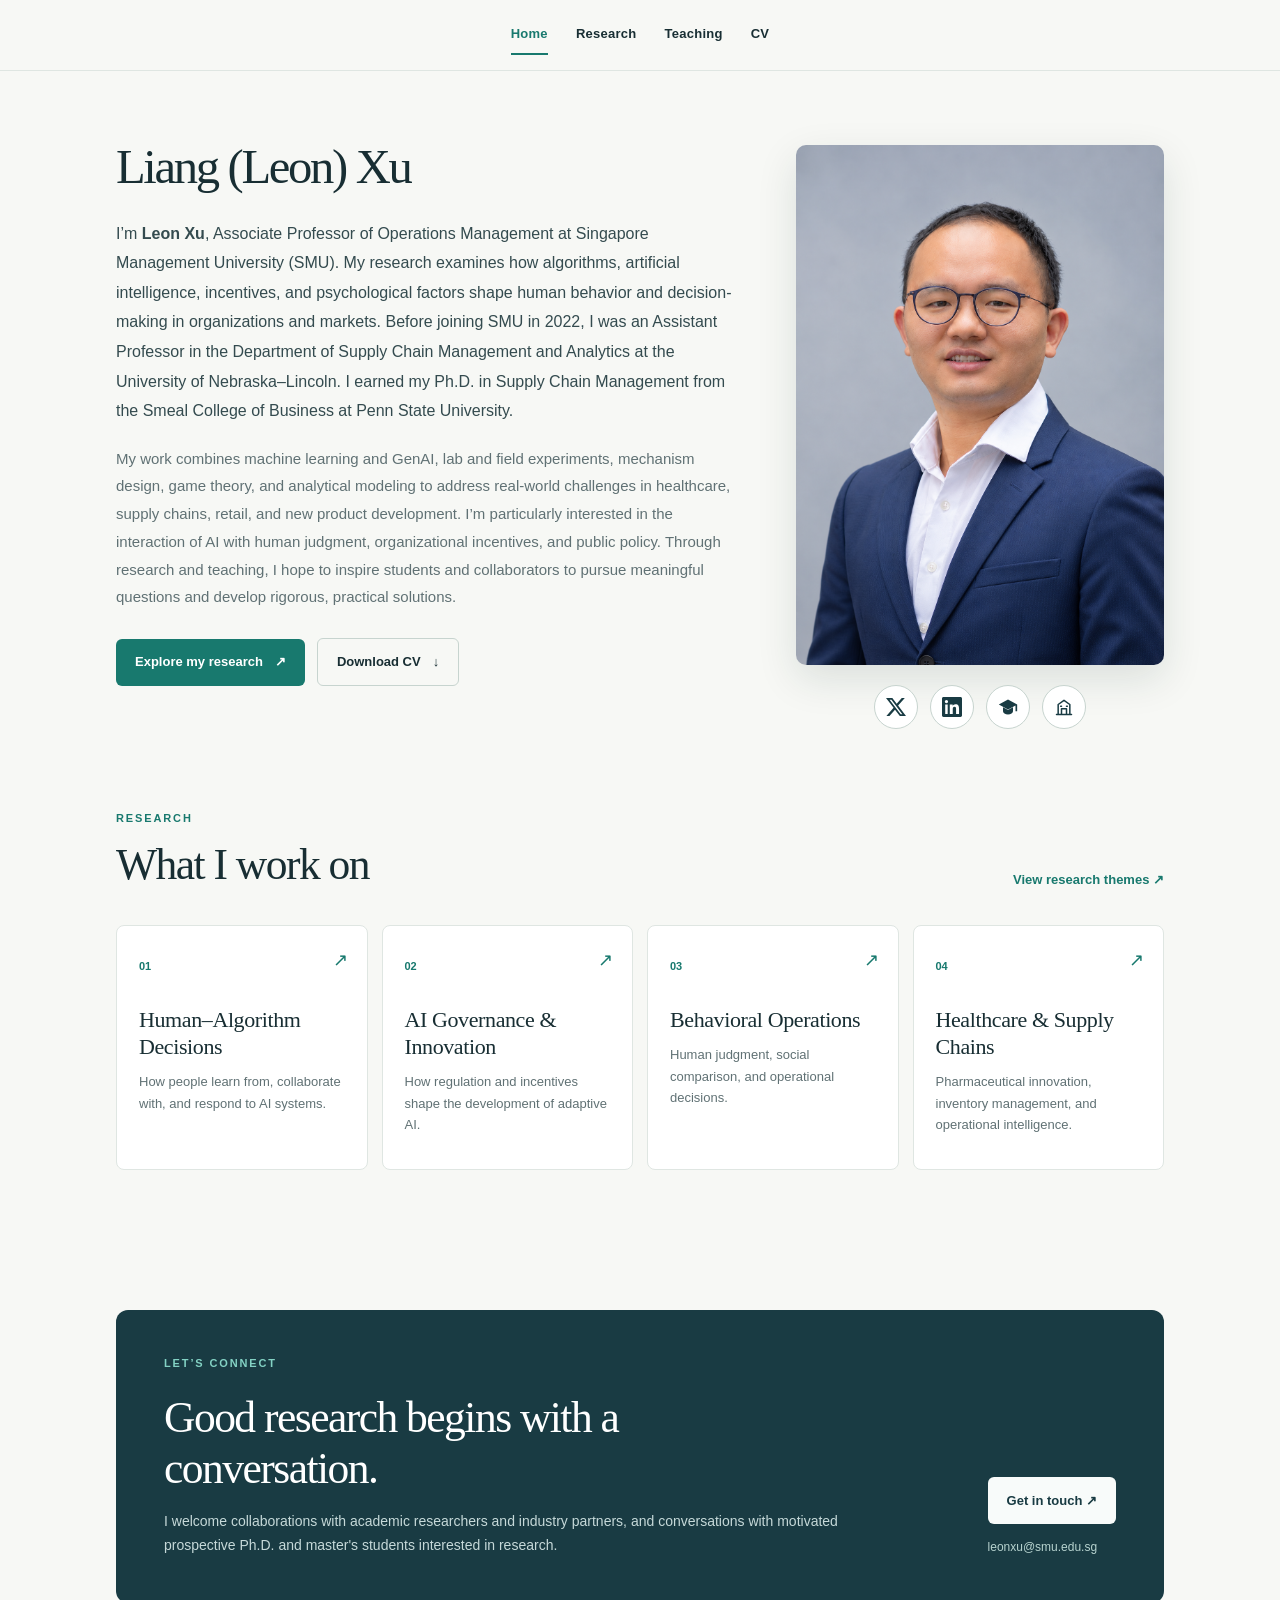
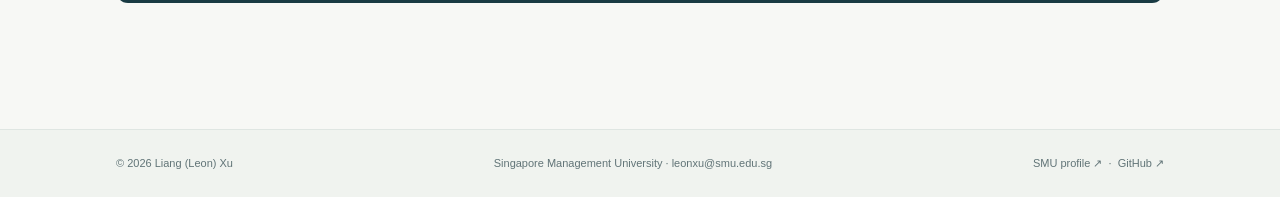
<file: index.html>
<!doctype html>
<html lang="en">
<head>
  <meta charset="utf-8">
  <meta name="viewport" content="width=device-width, initial-scale=1">
  <meta name="description" content="Academic homepage of Liang (Leon) Xu, Associate Professor of Operations Management at SMU.">
  <meta name="theme-color" content="#f7f8f5">
  <title>Home · Liang (Leon) Xu</title>
  <link rel="stylesheet" href="assets/style.css">
</head>
<body>
  <a class="skip" href="#main">Skip to content</a>
  <header class="site-header"><div class="shell nav-shell"><nav class="main-nav" aria-label="Primary">
      <a href="index.html" aria-current="page" class="current">Home</a><a href="research.html">Research</a><a href="teaching.html">Teaching</a><a href="cv.html">CV</a>
    </nav>
  </div></header>
  <main id="main">
<section class="hero shell">
  <div class="hero-copy">
    <h1>Liang (Leon) Xu</h1>
    <p class="hero-lead">I’m <strong>Leon Xu</strong>, Associate Professor of Operations Management at Singapore Management University (SMU). My research examines how algorithms, artificial intelligence, incentives, and psychological factors shape human behavior and decision-making in organizations and markets. Before joining SMU in 2022, I was an Assistant Professor in the Department of Supply Chain Management and Analytics at the University of Nebraska–Lincoln. I earned my Ph.D. in Supply Chain Management from the Smeal College of Business at Penn State University.</p>
    <p class="hero-description">My work combines machine learning and GenAI, lab and field experiments, mechanism design, game theory, and analytical modeling to address real-world challenges in healthcare, supply chains, retail, and new product development. I’m particularly interested in the interaction of AI with human judgment, organizational incentives, and public policy. Through research and teaching, I hope to inspire students and collaborators to pursue meaningful questions and develop rigorous, practical solutions.</p>
    <div class="actions"><a class="button button-primary" href="research.html">Explore my research <span aria-hidden="true">↗</span></a><a class="button button-secondary" href="Liang-Xu-CV.pdf" download>Download CV <span aria-hidden="true">↓</span></a></div>
  </div>
  <figure class="hero-photo">
    <img src="assets/profile-large.png" alt="Portrait of Liang (Leon) Xu" width="1055" height="1491" loading="eager" fetchpriority="high">
    <figcaption class="social-links">
      <a class="social-link" href="https://x.com/LiangXu1989" target="_blank" rel="noopener noreferrer" aria-label="X profile" title="X">
        <svg viewBox="0 0 24 24" aria-hidden="true" focusable="false"><path fill="currentColor" d="M18.901 1.153h3.68l-8.04 9.19L24 22.847h-7.406l-5.8-7.585-6.64 7.585H.472l8.6-9.831L0 1.153h7.594l5.244 6.932zM17.61 20.644h2.039L6.486 3.24H4.298z"/></svg>
      </a>
      <a class="social-link" href="https://www.linkedin.com/in/liang-xu-96a37969/" target="_blank" rel="noopener noreferrer" aria-label="LinkedIn profile" title="LinkedIn">
        <svg viewBox="0 0 24 24" aria-hidden="true" focusable="false"><path fill="currentColor" d="M20.447 20.452h-3.554v-5.569c0-1.328-.027-3.037-1.852-3.037-1.853 0-2.136 1.445-2.136 2.939v5.667H9.355V9h3.414v1.561h.049c.476-.9 1.637-1.85 3.37-1.85 3.601 0 4.267 2.37 4.267 5.455v6.286zM5.337 7.433a1.981 1.981 0 1 1 0-3.962 1.981 1.981 0 0 1 0 3.962zM6.814 20.452H3.861V9h2.953zM22.225 0H1.771C.792 0 0 .774 0 1.729v20.542C0 23.227.792 24 1.771 24h20.451C23.2 24 24 23.227 24 22.271V1.729C24 .774 23.2 0 22.225 0z"/></svg>
      </a>
      <a class="social-link" href="https://scholar.google.com/citations?user=Ia9BL9YAAAAJ&amp;hl=en" target="_blank" rel="noopener noreferrer" aria-label="Google Scholar profile" title="Google Scholar">
        <svg viewBox="0 0 24 24" aria-hidden="true" focusable="false"><path fill="currentColor" d="M12 3 1 9l11 6 9-4.91V17h2V9L12 3zm-6 9.18V17c0 2.21 2.69 4 6 4s6-1.79 6-4v-4.82l-6 3.27-6-3.27z"/></svg>
      </a>
      <a class="social-link" href="https://faculty.smu.edu.sg/profile/xu-liang-6566" target="_blank" rel="noopener noreferrer" aria-label="SMU faculty profile" title="SMU faculty profile">
        <svg viewBox="0 0 24 24" aria-hidden="true" focusable="false"><path d="M3 21h18M5 21V9l7-5 7 5v12M9 21v-7h6v7M8 11h1m6 0h1" fill="none" stroke="currentColor" stroke-width="1.8" stroke-linecap="round" stroke-linejoin="round"/></svg>
      </a>
    </figcaption>
  </figure>
</section>
<section class="shell section tight-top">
  <div class="section-heading inline-heading"><div><p class="eyebrow">RESEARCH</p><h2>What I work on</h2></div><a class="text-link" href="research.html">View research themes ↗</a></div>
  <div class="research-grid">
    <a class="topic-card" href="research.html#human-ai"><span class="topic-number">01</span><h3>Human–Algorithm Decisions</h3><p>How people learn from, collaborate with, and respond to AI systems.</p><span class="card-arrow">↗</span></a>
    <a class="topic-card" href="research.html#governance"><span class="topic-number">02</span><h3>AI Governance & Innovation</h3><p>How regulation and incentives shape the development of adaptive AI.</p><span class="card-arrow">↗</span></a>
    <a class="topic-card" href="research.html#behavioral"><span class="topic-number">03</span><h3>Behavioral Operations</h3><p>Human judgment, social comparison, and operational decisions.</p><span class="card-arrow">↗</span></a>
    <a class="topic-card" href="research.html#healthcare"><span class="topic-number">04</span><h3>Healthcare & Supply Chains</h3><p>Pharmaceutical innovation, inventory management, and operational intelligence.</p><span class="card-arrow">↗</span></a>
  </div>
</section>
<section class="shell section"><div class="connect-card"><div><p class="eyebrow light-eyebrow">LET’S CONNECT</p><h2>Good research begins with a conversation.</h2><p>I welcome collaborations with academic researchers and industry partners, and conversations with motivated prospective Ph.D. and master's students interested in research.</p></div><div class="connect-actions"><a class="button button-light" href="mailto:leonxu@smu.edu.sg?subject=Research%20collaboration">Get in touch ↗</a><span>leonxu@smu.edu.sg</span></div></div></section></main>
  <footer class="site-footer"><div class="shell footer-inner"><span>© 2026 Liang (Leon) Xu</span><span>Singapore Management University · <a href="mailto:leonxu@smu.edu.sg">leonxu@smu.edu.sg</a></span><span><a href="https://faculty.smu.edu.sg/profile/xu-liang-6566" target="_blank" rel="noopener noreferrer">SMU profile ↗</a> &nbsp;·&nbsp; <a href="https://github.com/xuliang-leon" target="_blank" rel="noopener noreferrer">GitHub ↗</a></span></div></footer>
</body></html>
</file>
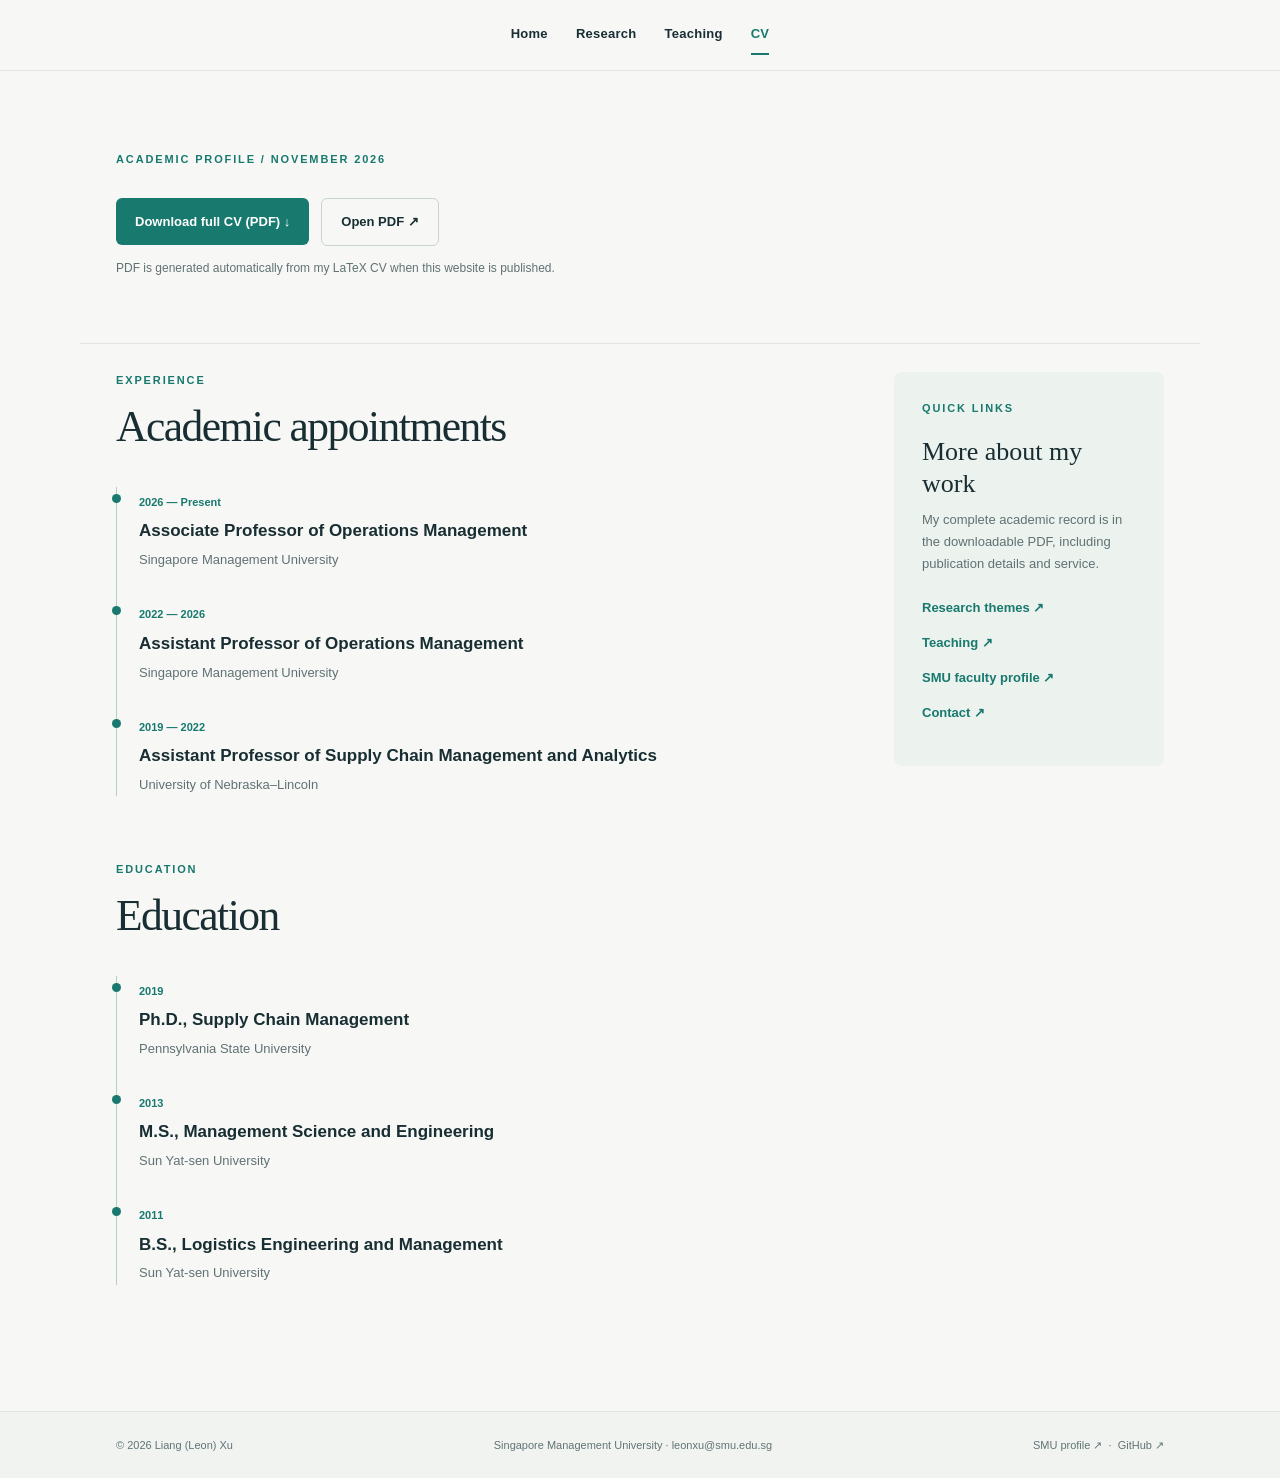
<file: cv.html>
<!doctype html>
<html lang="en">
<head>
  <meta charset="utf-8">
  <meta name="viewport" content="width=device-width, initial-scale=1">
  <meta name="description" content="Curriculum vitae for Liang (Leon) Xu, academic experience, education and download.">
  <meta name="theme-color" content="#f7f8f5">
  <title>Curriculum Vitae · Liang (Leon) Xu</title>
  <link rel="stylesheet" href="assets/style.css">
</head>
<body>
  <a class="skip" href="#main">Skip to content</a>
  <header class="site-header"><div class="shell nav-shell"><nav class="main-nav" aria-label="Primary">
      <a href="index.html">Home</a><a href="research.html">Research</a><a href="teaching.html">Teaching</a><a href="cv.html" aria-current="page" class="current">CV</a>
    </nav>
  </div></header>
  <main id="main">
<section class="page-intro shell"><p class="eyebrow">ACADEMIC PROFILE / NOVEMBER 2026</p><div class="actions"><a class="button button-primary" href="Liang-Xu-CV.pdf" download>Download full CV (PDF) ↓</a><a class="button button-secondary" href="Liang-Xu-CV.pdf" target="_blank" rel="noopener noreferrer">Open PDF ↗</a></div><p class="fine-print">PDF is generated automatically from my LaTeX CV when this website is published.</p></section>
<section class="shell section tight-top"><div class="cv-grid"><div class="cv-main">
  <div class="section-heading"><p class="eyebrow">EXPERIENCE</p><h2>Academic appointments</h2></div>
  <div class="timeline"><div><span>2026 — Present</span><h3>Associate Professor of Operations Management</h3><p>Singapore Management University</p></div><div><span>2022 — 2026</span><h3>Assistant Professor of Operations Management</h3><p>Singapore Management University</p></div><div><span>2019 — 2022</span><h3>Assistant Professor of Supply Chain Management and Analytics</h3><p>University of Nebraska–Lincoln</p></div></div>
  <div class="section-heading cv-second"><p class="eyebrow">EDUCATION</p><h2>Education</h2></div>
  <div class="timeline"><div><span>2019</span><h3>Ph.D., Supply Chain Management</h3><p>Pennsylvania State University</p></div><div><span>2013</span><h3>M.S., Management Science and Engineering</h3><p>Sun Yat-sen University</p></div><div><span>2011</span><h3>B.S., Logistics Engineering and Management</h3><p>Sun Yat-sen University</p></div></div>
</div><aside class="cv-side"><p class="eyebrow">QUICK LINKS</p><h3>More about my work</h3><p>My complete academic record is in the downloadable PDF, including publication details and service.</p><a class="text-link" href="research.html">Research themes ↗</a><a class="text-link" href="teaching.html">Teaching ↗</a><a class="text-link" href="https://faculty.smu.edu.sg/profile/xu-liang-6566" target="_blank" rel="noopener noreferrer">SMU faculty profile ↗</a><a class="text-link" href="mailto:leonxu@smu.edu.sg">Contact ↗</a></aside></div></section></main>
  <footer class="site-footer"><div class="shell footer-inner"><span>© 2026 Liang (Leon) Xu</span><span>Singapore Management University · <a href="mailto:leonxu@smu.edu.sg">leonxu@smu.edu.sg</a></span><span><a href="https://faculty.smu.edu.sg/profile/xu-liang-6566" target="_blank" rel="noopener noreferrer">SMU profile ↗</a> &nbsp;·&nbsp; <a href="https://github.com/xuliang-leon" target="_blank" rel="noopener noreferrer">GitHub ↗</a></span></div></footer>
</body></html>
</file>
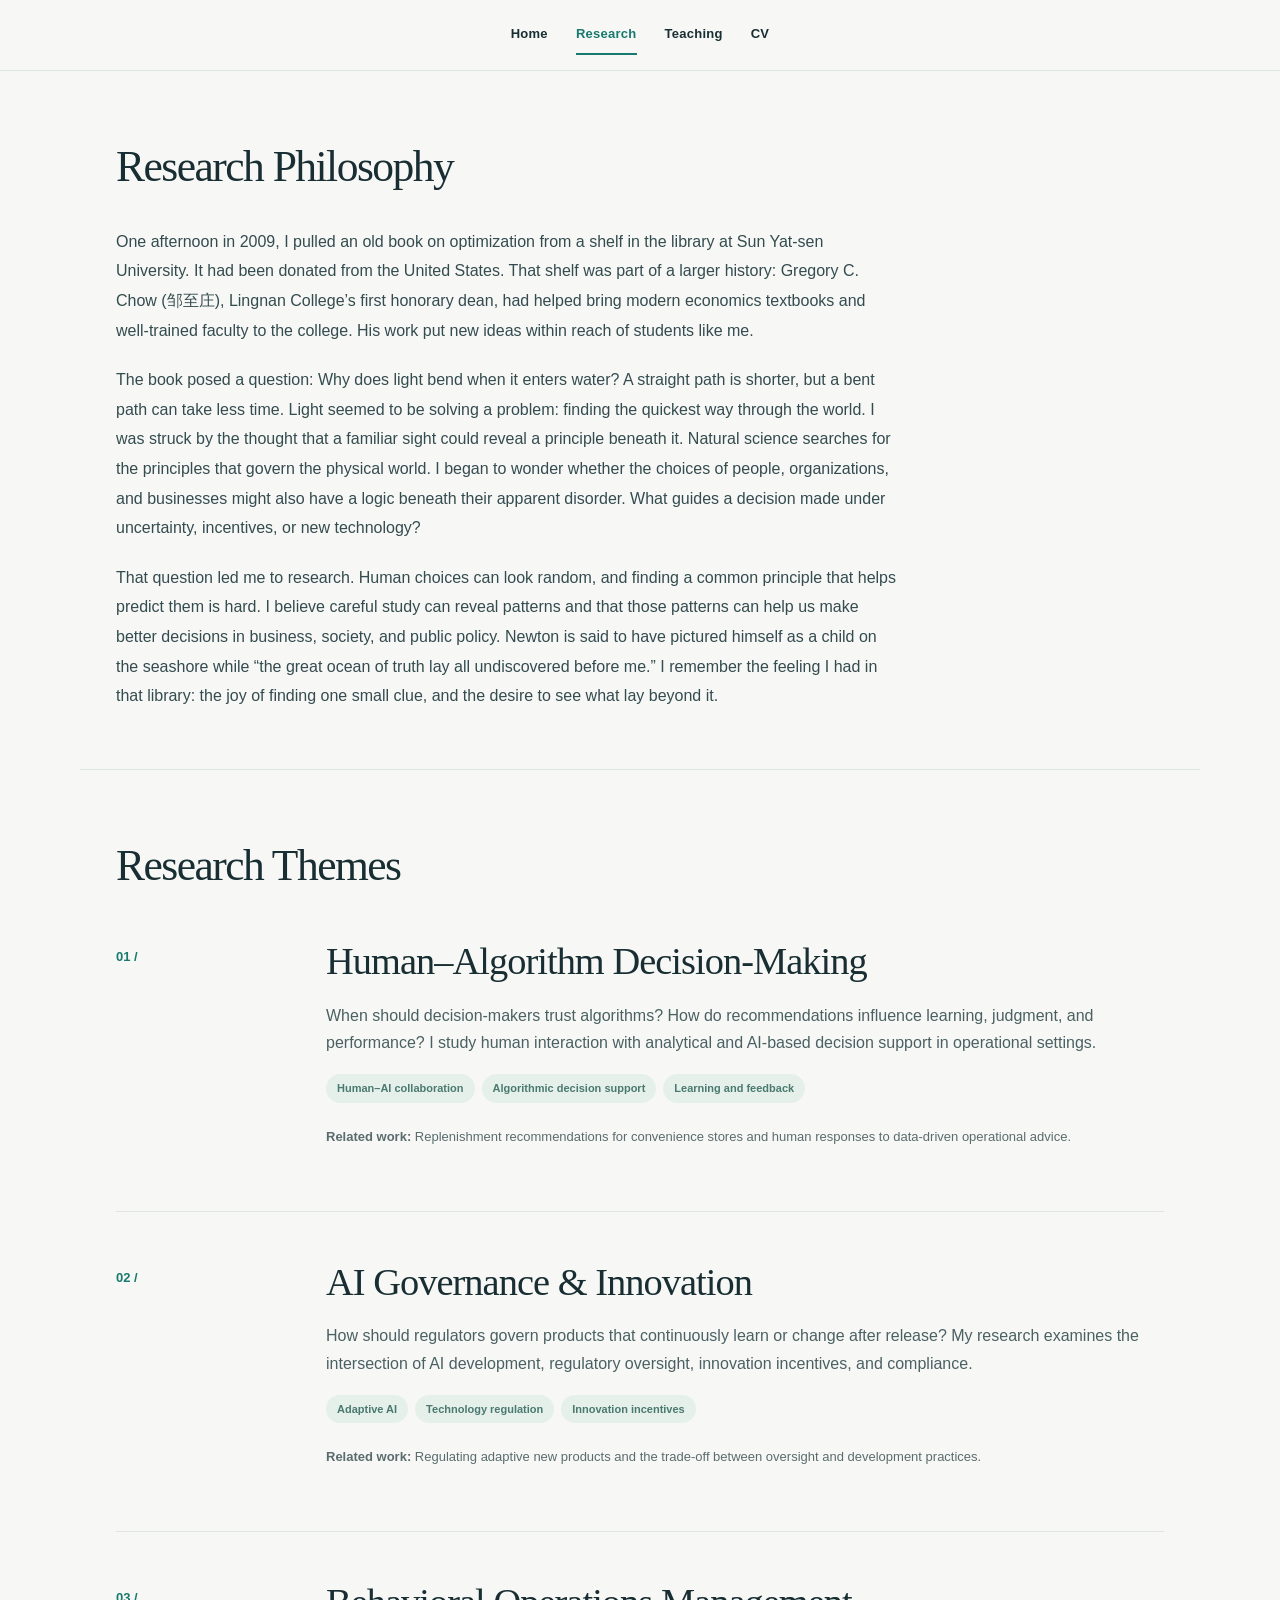
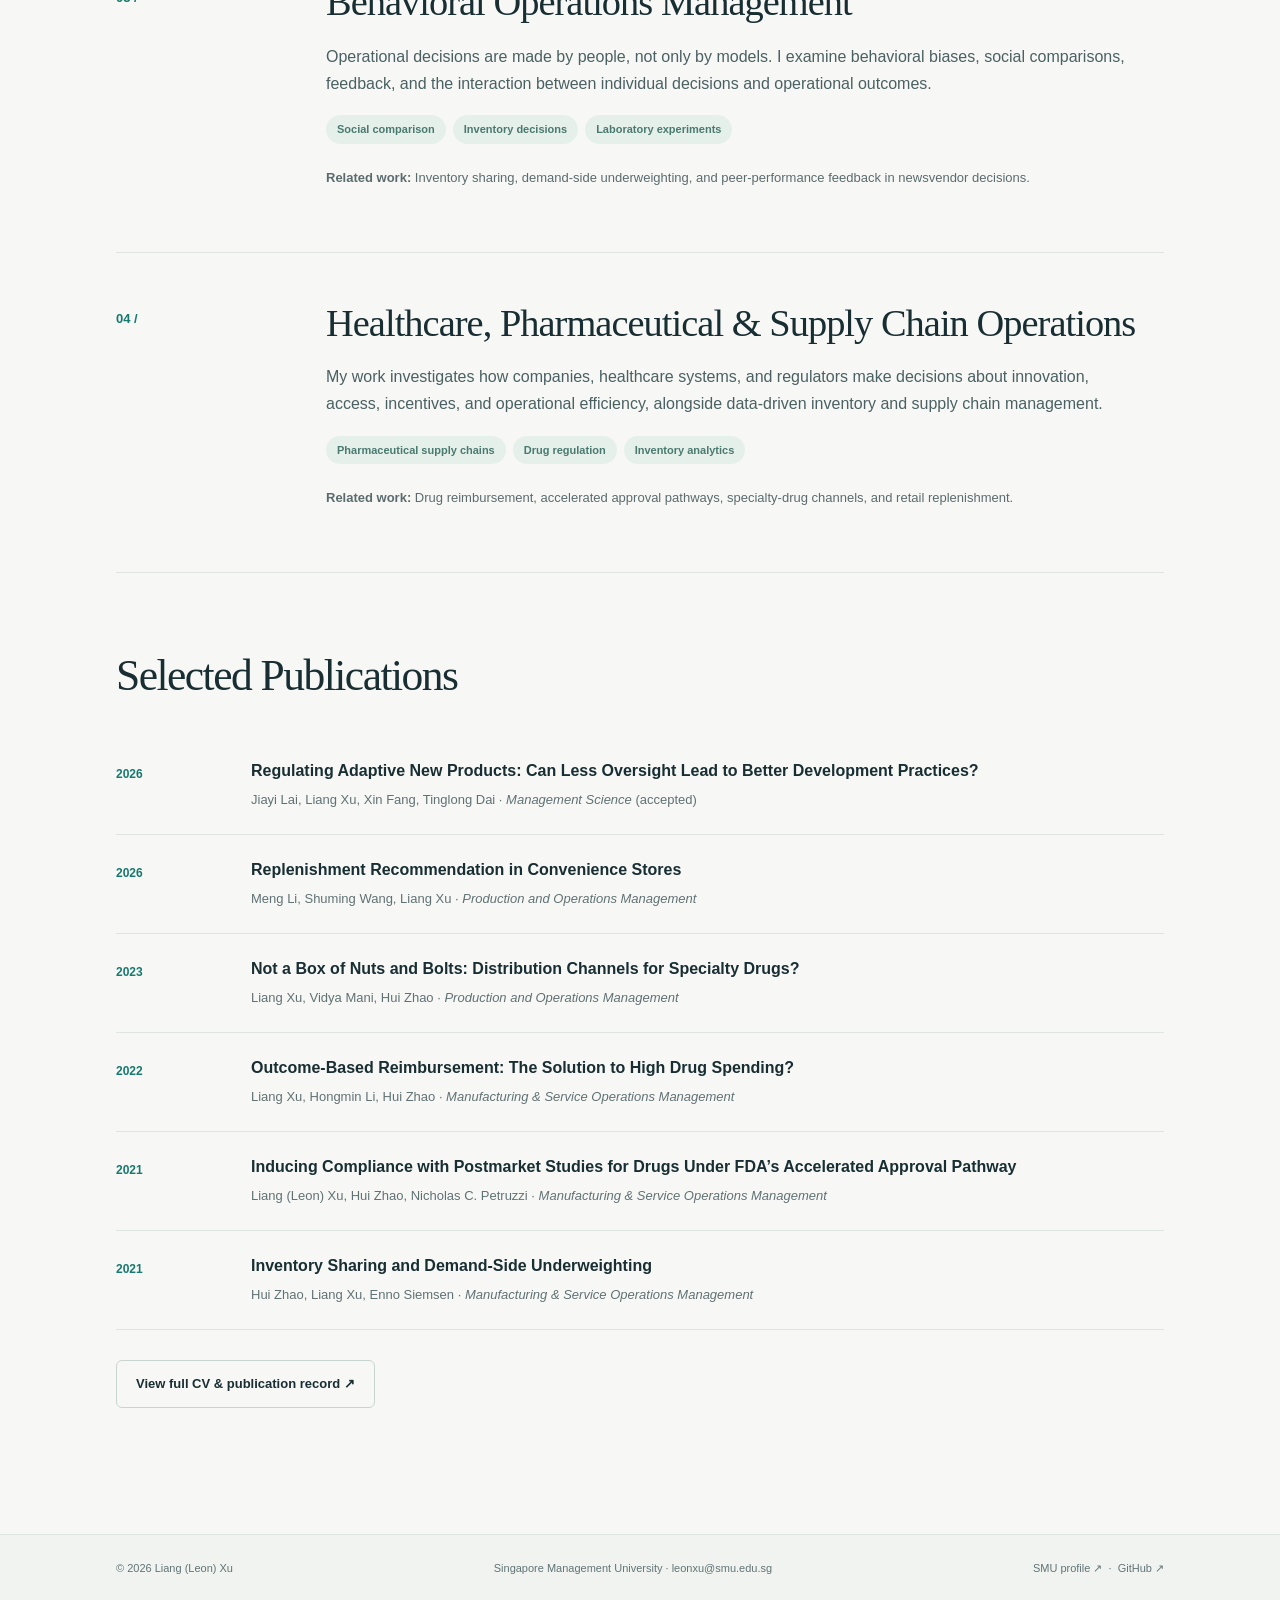
<file: research.html>
<!doctype html>
<html lang="en">
<head>
  <meta charset="utf-8">
  <meta name="viewport" content="width=device-width, initial-scale=1">
  <meta name="description" content="Research themes and selected publications of Liang (Leon) Xu.">
  <meta name="theme-color" content="#f7f8f5">
  <title>Research · Liang (Leon) Xu</title>
  <link rel="stylesheet" href="assets/style.css">
</head>
<body>
  <a class="skip" href="#main">Skip to content</a>
  <header class="site-header"><div class="shell nav-shell"><nav class="main-nav" aria-label="Primary">
      <a href="index.html">Home</a><a href="research.html" aria-current="page" class="current">Research</a><a href="teaching.html">Teaching</a><a href="cv.html">CV</a>
    </nav>
  </div></header>
  <main id="main">
<section class="philosophy-story shell" aria-labelledby="research-philosophy-title">
  <div class="section-heading"><h2 id="research-philosophy-title">Research Philosophy</h2></div>
  <p>One afternoon in 2009, I pulled an old book on optimization from a shelf in the library at Sun Yat-sen University. It had been donated from the United States. That shelf was part of a larger history: Gregory C. Chow (邹至庄), Lingnan College’s first honorary dean, had helped bring modern economics textbooks and well-trained faculty to the college. His work put new ideas within reach of students like me.</p>
  <p>The book posed a question: Why does light bend when it enters water? A straight path is shorter, but a bent path can take less time. Light seemed to be solving a problem: finding the quickest way through the world. I was struck by the thought that a familiar sight could reveal a principle beneath it. Natural science searches for the principles that govern the physical world. I began to wonder whether the choices of people, organizations, and businesses might also have a logic beneath their apparent disorder. What guides a decision made under uncertainty, incentives, or new technology?</p>
  <p>That question led me to research. Human choices can look random, and finding a common principle that helps predict them is hard. I believe careful study can reveal patterns and that those patterns can help us make better decisions in business, society, and public policy. Newton is said to have pictured himself as a child on the seashore while “the great ocean of truth lay all undiscovered before me.” I remember the feeling I had in that library: the joy of finding one small clue, and the desire to see what lay beyond it.</p>
</section>
<section class="shell research-content" aria-labelledby="research-themes-title">
 <div class="section-heading"><h2 id="research-themes-title">Research Themes</h2></div>
 <section class="theme" id="human-ai"><div class="theme-no">01 /</div><div><h3>Human–Algorithm Decision-Making</h3><p>When should decision-makers trust algorithms? How do recommendations influence learning, judgment, and performance? I study human interaction with analytical and AI-based decision support in operational settings.</p><div class="tags"><span>Human–AI collaboration</span><span>Algorithmic decision support</span><span>Learning and feedback</span></div><p class="theme-example"><strong>Related work:</strong> Replenishment recommendations for convenience stores and human responses to data-driven operational advice.</p></div></section>
 <section class="theme" id="governance"><div class="theme-no">02 /</div><div><h3>AI Governance & Innovation</h3><p>How should regulators govern products that continuously learn or change after release? My research examines the intersection of AI development, regulatory oversight, innovation incentives, and compliance.</p><div class="tags"><span>Adaptive AI</span><span>Technology regulation</span><span>Innovation incentives</span></div><p class="theme-example"><strong>Related work:</strong> Regulating adaptive new products and the trade-off between oversight and development practices.</p></div></section>
 <section class="theme" id="behavioral"><div class="theme-no">03 /</div><div><h3>Behavioral Operations Management</h3><p>Operational decisions are made by people, not only by models. I examine behavioral biases, social comparisons, feedback, and the interaction between individual decisions and operational outcomes.</p><div class="tags"><span>Social comparison</span><span>Inventory decisions</span><span>Laboratory experiments</span></div><p class="theme-example"><strong>Related work:</strong> Inventory sharing, demand-side underweighting, and peer-performance feedback in newsvendor decisions.</p></div></section>
 <section class="theme" id="healthcare"><div class="theme-no">04 /</div><div><h3>Healthcare, Pharmaceutical & Supply Chain Operations</h3><p>My work investigates how companies, healthcare systems, and regulators make decisions about innovation, access, incentives, and operational efficiency, alongside data-driven inventory and supply chain management.</p><div class="tags"><span>Pharmaceutical supply chains</span><span>Drug regulation</span><span>Inventory analytics</span></div><p class="theme-example"><strong>Related work:</strong> Drug reimbursement, accelerated approval pathways, specialty-drug channels, and retail replenishment.</p></div></section>
</section>
<section class="shell section publication-section"><div class="section-heading"><h2>Selected Publications</h2></div>
<div class="publication-list">
  <article class="publication"><span>2026</span><div><h3><a href="https://papers.ssrn.com/sol3/papers.cfm?abstract_id=5009572" target="_blank" rel="noopener noreferrer" title="Open paper: Regulating Adaptive New Products: Can Less Oversight Lead to Better Development Practices?">Regulating Adaptive New Products: Can Less Oversight Lead to Better Development Practices?</a></h3><p>Jiayi Lai, Liang Xu, Xin Fang, Tinglong Dai · <em>Management Science</em> (accepted)</p></div></article>
  <article class="publication"><span>2026</span><div><h3><a href="https://journals.sagepub.com/doi/10.1177/10591478251367129?int.sj-full-text.similar-articles.10" target="_blank" rel="noopener noreferrer" title="Open paper: Replenishment Recommendation in Convenience Stores">Replenishment Recommendation in Convenience Stores</a></h3><p>Meng Li, Shuming Wang, Liang Xu · <em>Production and Operations Management</em></p></div></article>
  <article class="publication"><span>2023</span><div><h3><a href="https://onlinelibrary.wiley.com/doi/abs/10.1111/poms.13973" target="_blank" rel="noopener noreferrer" title="Open paper: Not a Box of Nuts and Bolts: Distribution Channels for Specialty Drugs?">Not a Box of Nuts and Bolts: Distribution Channels for Specialty Drugs?</a></h3><p>Liang Xu, Vidya Mani, Hui Zhao · <em>Production and Operations Management</em></p></div></article>
  <article class="publication"><span>2022</span><div><h3><a href="https://pubsonline.informs.org/doi/10.1287/msom.2021.1051" target="_blank" rel="noopener noreferrer" title="Open paper: Outcome-Based Reimbursement: The Solution to High Drug Spending?">Outcome-Based Reimbursement: The Solution to High Drug Spending?</a></h3><p>Liang Xu, Hongmin Li, Hui Zhao · <em>Manufacturing & Service Operations Management</em></p></div></article>
  <article class="publication"><span>2021</span><div><h3><a href="https://pubsonline.informs.org/doi/10.1287/msom.2019.0822" target="_blank" rel="noopener noreferrer" title="Open paper: Inducing Compliance with Postmarket Studies for Drugs Under FDA’s Accelerated Approval Pathway">Inducing Compliance with Postmarket Studies for Drugs Under FDA’s Accelerated Approval Pathway</a></h3><p>Liang (Leon) Xu, Hui Zhao, Nicholas C. Petruzzi · <em>Manufacturing &amp; Service Operations Management</em></p></div></article>
  <article class="publication"><span>2021</span><div><h3><a href="https://pubsonline.informs.org/doi/10.1287/msom.2020.0875" target="_blank" rel="noopener noreferrer" title="Open paper: Inventory Sharing and Demand-Side Underweighting">Inventory Sharing and Demand-Side Underweighting</a></h3><p>Hui Zhao, Liang Xu, Enno Siemsen · <em>Manufacturing & Service Operations Management</em></p></div></article>
</div><div class="end-action"><a class="button button-secondary" href="cv.html">View full CV & publication record ↗</a></div>
</section></main>
  <footer class="site-footer"><div class="shell footer-inner"><span>© 2026 Liang (Leon) Xu</span><span>Singapore Management University · <a href="mailto:leonxu@smu.edu.sg">leonxu@smu.edu.sg</a></span><span><a href="https://faculty.smu.edu.sg/profile/xu-liang-6566" target="_blank" rel="noopener noreferrer">SMU profile ↗</a> &nbsp;·&nbsp; <a href="https://github.com/xuliang-leon" target="_blank" rel="noopener noreferrer">GitHub ↗</a></span></div></footer>
</body></html>
</file>
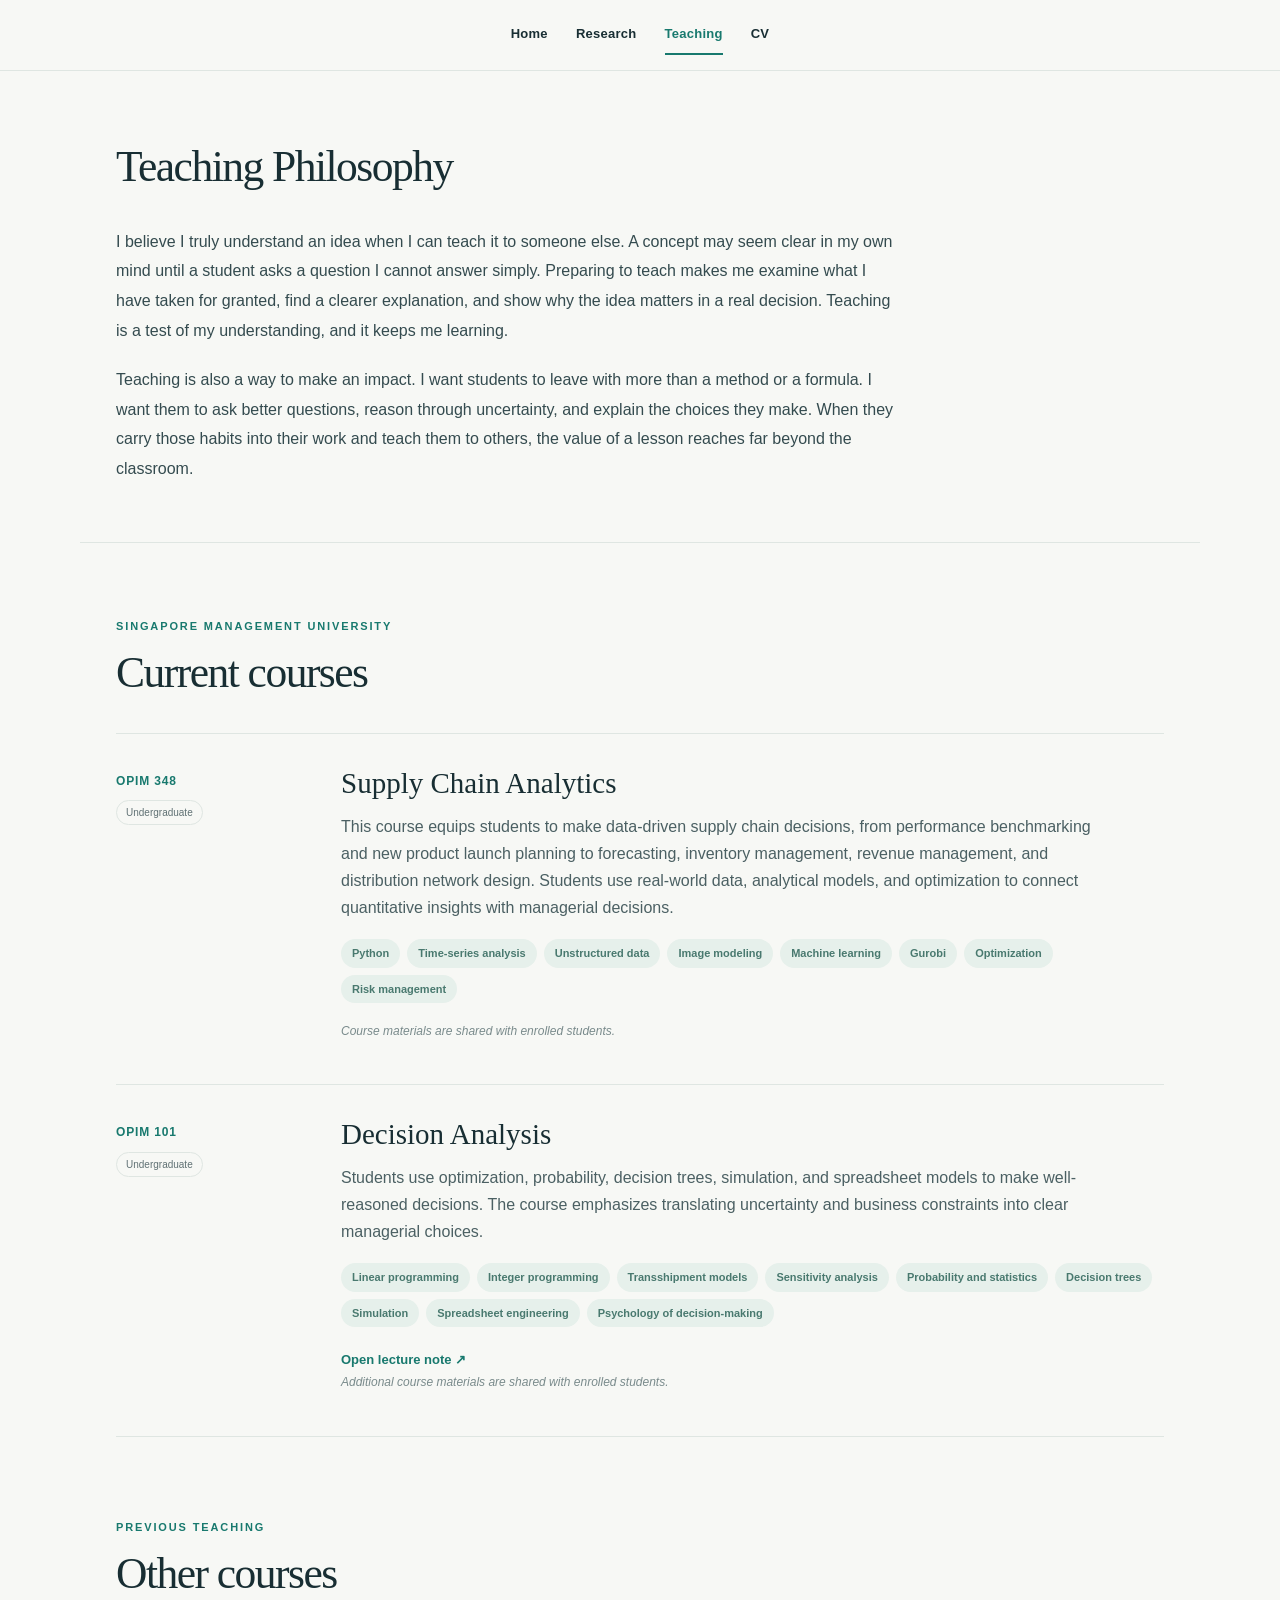
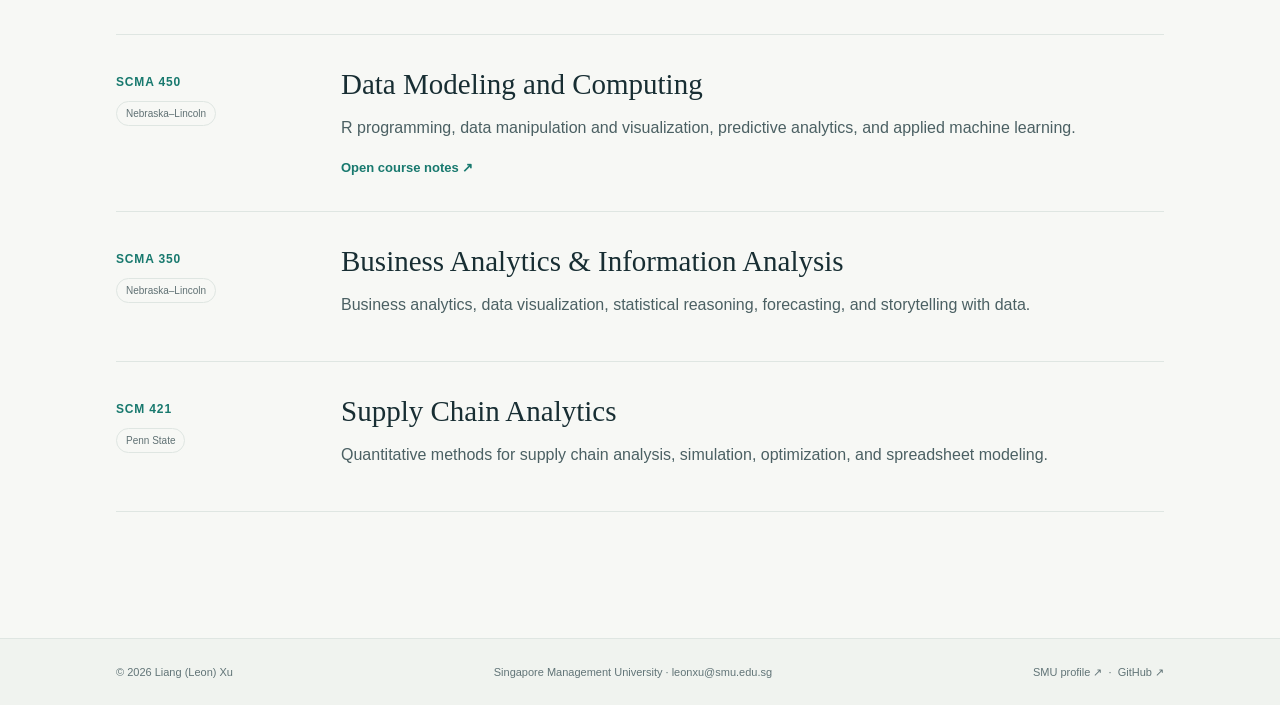
<file: teaching.html>
<!doctype html>
<html lang="en">
<head>
  <meta charset="utf-8">
  <meta name="viewport" content="width=device-width, initial-scale=1">
  <meta name="description" content="Courses taught by Liang (Leon) Xu at SMU, University of Nebraska–Lincoln and Penn State.">
  <meta name="theme-color" content="#f7f8f5">
  <title>Teaching · Liang (Leon) Xu</title>
  <link rel="stylesheet" href="assets/style.css">
</head>
<body>
  <a class="skip" href="#main">Skip to content</a>
  <header class="site-header"><div class="shell nav-shell"><nav class="main-nav" aria-label="Primary">
      <a href="index.html">Home</a><a href="research.html">Research</a><a href="teaching.html" aria-current="page" class="current">Teaching</a><a href="cv.html">CV</a>
    </nav>
  </div></header>
  <main id="main">
<section class="philosophy-story shell" aria-labelledby="teaching-philosophy-title">
  <div class="section-heading"><h2 id="teaching-philosophy-title">Teaching Philosophy</h2></div>
  <p>I believe I truly understand an idea when I can teach it to someone else. A concept may seem clear in my own mind until a student asks a question I cannot answer simply. Preparing to teach makes me examine what I have taken for granted, find a clearer explanation, and show why the idea matters in a real decision. Teaching is a test of my understanding, and it keeps me learning.</p>
  <p>Teaching is also a way to make an impact. I want students to leave with more than a method or a formula. I want them to ask better questions, reason through uncertainty, and explain the choices they make. When they carry those habits into their work and teach them to others, the value of a lesson reaches far beyond the classroom.</p>
</section>
<section class="shell section teaching-section"><div class="section-heading"><p class="eyebrow">SINGAPORE MANAGEMENT UNIVERSITY</p><h2>Current courses</h2></div>
<div class="course-list">
  <article class="course"><div class="course-side"><span>OPIM 348</span><span class="course-chip">Undergraduate</span></div><div><h3>Supply Chain Analytics</h3><p>This course equips students to make data-driven supply chain decisions, from performance benchmarking and new product launch planning to forecasting, inventory management, revenue management, and distribution network design. Students use real-world data, analytical models, and optimization to connect quantitative insights with managerial decisions.</p><div class="tags"><span>Python</span><span>Time-series analysis</span><span>Unstructured data</span><span>Image modeling</span><span>Machine learning</span><span>Gurobi</span><span>Optimization</span><span>Risk management</span></div><p class="course-note">Course materials are shared with enrolled students.</p></div></article>
  <article class="course"><div class="course-side"><span>OPIM 101</span><span class="course-chip">Undergraduate</span></div><div><h3>Decision Analysis</h3><p>Students use optimization, probability, decision trees, simulation, and spreadsheet models to make well-reasoned decisions. The course emphasizes translating uncertainty and business constraints into clear managerial choices.</p><div class="tags"><span>Linear programming</span><span>Integer programming</span><span>Transshipment models</span><span>Sensitivity analysis</span><span>Probability and statistics</span><span>Decision trees</span><span>Simulation</span><span>Spreadsheet engineering</span><span>Psychology of decision-making</span></div><a class="text-link" href="assets/OPIM101_lecture.pdf" target="_blank" rel="noopener noreferrer">Open lecture note ↗</a><p class="course-note">Additional course materials are shared with enrolled students.</p></div></article>
</div></section>
<section class="shell section tight-top"><div class="section-heading"><p class="eyebrow">PREVIOUS TEACHING</p><h2>Other courses</h2></div>
<div class="course-list">
  <article class="course"><div class="course-side"><span>SCMA 450</span><span class="course-chip">Nebraska–Lincoln</span></div><div><h3>Data Modeling and Computing</h3><p>R programming, data manipulation and visualization, predictive analytics, and applied machine learning.</p><a class="text-link" href="https://xuliang-leon.github.io/scma450/" target="_blank" rel="noopener noreferrer">Open course notes ↗</a></div></article>
  <article class="course"><div class="course-side"><span>SCMA 350</span><span class="course-chip">Nebraska–Lincoln</span></div><div><h3>Business Analytics & Information Analysis</h3><p>Business analytics, data visualization, statistical reasoning, forecasting, and storytelling with data.</p></div></article>
  <article class="course"><div class="course-side"><span>SCM 421</span><span class="course-chip">Penn State</span></div><div><h3>Supply Chain Analytics</h3><p>Quantitative methods for supply chain analysis, simulation, optimization, and spreadsheet modeling.</p></div></article>
</div></section></main>
  <footer class="site-footer"><div class="shell footer-inner"><span>© 2026 Liang (Leon) Xu</span><span>Singapore Management University · <a href="mailto:leonxu@smu.edu.sg">leonxu@smu.edu.sg</a></span><span><a href="https://faculty.smu.edu.sg/profile/xu-liang-6566" target="_blank" rel="noopener noreferrer">SMU profile ↗</a> &nbsp;·&nbsp; <a href="https://github.com/xuliang-leon" target="_blank" rel="noopener noreferrer">GitHub ↗</a></span></div></footer>
</body></html>
</file>
<file: assets/style.css>
:root{--bg:#f7f8f5;--paper:#fff;--ink:#182e33;--muted:#607174;--line:#dfe6e2;--teal:#18796e;--teal-dark:#11564e;--navy:#193b43;--soft:#ebf1ed;--serif:Georgia,"Times New Roman",serif;--sans:Inter,-apple-system,BlinkMacSystemFont,"Segoe UI",Arial,sans-serif}
*{box-sizing:border-box}html{scroll-behavior:smooth}body{margin:0;background:var(--bg);color:var(--ink);font:16px/1.7 var(--sans);-webkit-font-smoothing:antialiased}a{color:inherit}a:hover{color:var(--teal)}.shell{max-width:1120px;margin:0 auto;padding-left:36px;padding-right:36px}.skip{position:absolute;left:-100vw;top:0;background:var(--ink);color:white;padding:10px;z-index:99}.skip:focus{left:10px}.site-header{background:rgba(247,248,245,.96);border-bottom:1px solid var(--line)}.nav-shell{display:flex;justify-content:space-between;align-items:center;gap:24px;min-height:96px}.wordmark{display:flex;align-items:center;gap:13px;text-decoration:none}.mark{font:700 30px/1 var(--serif);letter-spacing:-2px}.mark-dot{color:var(--teal)}.wordmark-text{font-size:13px;line-height:1.3;font-weight:750;letter-spacing:.035em}.wordmark-text small{display:block;font-size:10px;margin-top:4px;color:var(--muted);font-weight:500;letter-spacing:.07em}.main-nav{display:flex;flex-wrap:wrap;gap:28px}.main-nav a{font-size:13px;font-weight:600;letter-spacing:.02em;text-decoration:none;padding:8px 0;border-bottom:2px solid transparent}.main-nav a.current{border-bottom-color:var(--teal);color:var(--teal)}.hero{display:grid;grid-template-columns:minmax(0,1.3fr) minmax(290px,.77fr);align-items:center;gap:65px;padding-top:85px;padding-bottom:96px}.eyebrow{color:var(--teal);font-weight:750;font-size:11px;line-height:1.5;letter-spacing:.17em;text-transform:uppercase;margin:0 0 20px}.status-dot{display:inline-block;width:7px;height:7px;background:#2caa82;border-radius:50%;margin-right:8px;vertical-align:1px}.hero h1,.page-intro h1{font:400 clamp(49px,5.7vw,78px)/1.08 var(--serif);letter-spacing:-.048em;margin:0 0 28px}.hero h1 em{font-weight:400;font-style:italic;color:var(--teal)}.hero-lead{font-size:19px;line-height:1.72;color:#344b4f;max-width:635px;margin:0 0 16px}.hero-description{font-size:15px;color:var(--muted);max-width:610px;margin:0 0 28px}.actions{display:flex;gap:12px;align-items:center;flex-wrap:wrap}.button{display:inline-flex;align-items:center;justify-content:center;gap:12px;text-decoration:none;padding:12px 19px;font-size:13px;font-weight:750;min-height:47px;border-radius:6px;transition:transform .18s ease,background .18s ease}.button:hover{transform:translateY(-2px)}.button-primary{background:var(--teal);color:white}.button-primary:hover{background:var(--teal-dark);color:white}.button-secondary{border:1px solid #c7d4cf;background:transparent}.button-secondary:hover{background:#e8f1ed}.hero-aside{position:relative;border:1px solid #d5e2dc;border-radius:12px;background:linear-gradient(147deg,#eaf4ee 0%,#e2ede9 54%,#d9e9e5 100%);min-height:390px;overflow:hidden;padding:21px;display:flex;flex-direction:column}.aside-top{display:flex;justify-content:space-between;font-size:10px;font-weight:700;letter-spacing:.13em;color:#547670}.little-star{font-size:27px;line-height:1;color:#488f81}.orbit{position:relative;flex:1;min-height:230px;margin:14px 0 12px;display:flex;align-items:center;justify-content:center}.orbit-ring{position:absolute;border:1px solid rgba(24,121,110,.26);border-radius:50%;aspect-ratio:1}.orbit-ring-one{width:220px}.orbit-ring-two{width:165px}.orbit:after,.orbit:before{content:"";position:absolute;width:10px;height:10px;border-radius:50%;background:#178a78}.orbit:after{top:14px;right:26%}.orbit:before{bottom:11%;left:23%;background:#6aa89e}.orbit-center{z-index:1;width:118px;height:118px;border-radius:50%;display:flex;align-items:center;justify-content:center;background:var(--navy);color:white;font:600 27px var(--serif);letter-spacing:-1px;box-shadow:0 16px 28px #194e4b30}.orbit-center span{font-size:16px;margin:0 5px;color:#73c7b9}.orbit-label{position:absolute;background:rgba(255,255,255,.85);border:1px solid #cfe0d8;color:#47736b;padding:4px 10px;border-radius:20px;font-size:10px;font-weight:700}.orbit-label-a{top:19%;left:0}.orbit-label-b{right:0;top:49%}.orbit-label-c{bottom:9%;left:10%}.aside-caption{font:italic 15px/1.45 var(--serif);color:#46655f;max-width:265px;margin:0}.section-band{border-top:1px solid var(--line);border-bottom:1px solid var(--line);background:#f0f3ef}.section-band-inner{display:flex;align-items:baseline;gap:27px;padding-top:17px;padding-bottom:17px}.band-label{font-size:10px;font-weight:800;letter-spacing:.13em;color:var(--teal);white-space:nowrap}.section-band p{font-size:13px;font-weight:650;margin:0}.muted{color:var(--muted);font-weight:450}.section{padding-top:86px;padding-bottom:54px}.tight-top{padding-top:28px}.section-heading{margin-bottom:34px;max-width:770px}.section-heading h2,.connect-card h2{font:400 clamp(32px,3.4vw,46px)/1.19 var(--serif);letter-spacing:-.035em;margin:0}.section-heading .eyebrow{margin-bottom:13px}.two-column{display:grid;grid-template-columns:1.5fr 1fr;gap:90px}.two-column p{margin:0 0 17px;color:#405459;line-height:1.85}.fact-list{border-top:1px solid var(--line)}.fact-list div{border-bottom:1px solid var(--line);padding:15px 0}.fact-list span{display:block;color:var(--teal);font-size:10px;font-weight:800;letter-spacing:.1em;margin-bottom:3px}.fact-list strong{font-size:13px;font-weight:650}.inline-heading{max-width:none;display:flex;align-items:end;justify-content:space-between;gap:20px}.text-link{color:var(--teal);font-size:13px;font-weight:750;text-decoration:none;white-space:normal}.text-link:hover{text-decoration:underline}.research-grid{display:grid;grid-template-columns:repeat(4,1fr);gap:14px}.topic-card{position:relative;text-decoration:none;min-height:245px;background:white;border:1px solid var(--line);border-radius:8px;padding:25px 22px;transition:border-color .2s,transform .2s,box-shadow .2s}.topic-card:hover{transform:translateY(-4px);border-color:#9ccac0;box-shadow:0 12px 25px #173e3a10}.topic-number{font-size:11px;font-weight:800;color:var(--teal)}.topic-card h3{font:400 22px/1.23 var(--serif);letter-spacing:-.018em;margin:28px 0 11px}.topic-card p{font-size:13px;line-height:1.65;color:var(--muted);margin:0}.card-arrow{position:absolute;right:19px;top:19px;color:var(--teal);font-size:18px}.connect-card{background:var(--navy);color:white;border-radius:12px;padding:45px 48px;display:flex;gap:45px;justify-content:space-between;align-items:end}.connect-card>div:first-child{max-width:710px}.connect-card h2{max-width:650px}.connect-card p:not(.eyebrow){color:#c6d9d9;font-size:14px;max-width:680px;margin:15px 0 0}.light-eyebrow{color:#83d2c4}.connect-actions{display:flex;flex-direction:column;gap:13px;align-items:flex-start;flex-shrink:0}.button-light{background:#f8fbfa;color:var(--navy)}.button-light:hover{background:#e3f5ef}.connect-actions span{font-size:12px;color:#b7d3cf}.page-intro{padding-top:80px;padding-bottom:65px;border-bottom:1px solid var(--line)}.page-intro h1{margin-bottom:19px}.intro-lead{font:400 clamp(21px,2.3vw,29px)/1.52 var(--serif);color:#506365;max-width:780px;margin:0}.page-intro .actions{margin-top:30px}.research-content{padding-top:70px}.theme{display:grid;grid-template-columns:170px 1fr;gap:40px;padding:47px 0;border-bottom:1px solid var(--line);scroll-margin-top:30px}.theme-no{font-size:13px;color:var(--teal);font-weight:750;padding-top:8px}.theme h3{font:400 clamp(29px,3vw,39px)/1.24 var(--serif);margin:0 0 16px;letter-spacing:-.025em}.theme p{max-width:820px;color:#4a6062;margin:0 0 16px}.tags{display:flex;gap:7px;flex-wrap:wrap;margin:18px 0}.tags span{font-size:11px;line-height:1.3;color:#49796f;background:#e6f0eb;border-radius:100px;padding:7px 11px;font-weight:650}.theme .theme-example{font-size:13px;color:#5b6b6e;margin-top:23px}.section-subtitle{color:var(--muted);font-size:14px}.publication-section{padding-top:77px}.publication{display:grid;grid-template-columns:110px 1fr;gap:25px;padding:23px 0;border-bottom:1px solid var(--line)}.publication>span{font-size:12px;font-weight:750;color:var(--teal);padding-top:5px}.publication h3{font-size:16px;line-height:1.5;margin:0 0 6px;font-weight:650}.publication p{font-size:13px;color:var(--muted);margin:0}.end-action{display:flex;align-items:center;gap:25px;flex-wrap:wrap;margin-top:30px}.teaching-section{padding-top:75px}.course{display:grid;grid-template-columns:185px 1fr;gap:40px;padding:31px 0;border-top:1px solid var(--line)}.course:last-child{border-bottom:1px solid var(--line)}.course-side{display:flex;flex-direction:column;align-items:flex-start;gap:9px;padding-top:6px}.course-side>span:first-child{font-size:12px;font-weight:800;color:var(--teal);letter-spacing:.07em}.course-chip{font-size:10px;color:var(--muted);border:1px solid var(--line);border-radius:100px;padding:3px 9px}.course h3{font:400 29px/1.3 var(--serif);margin:0 0 10px}.course p{max-width:780px;color:#4b6063;margin:0 0 12px}.course .course-note{font-style:italic;font-size:12px;color:#7a8b8c}.cv-grid{display:grid;grid-template-columns:1fr 270px;gap:85px}.cv-second{margin-top:65px}.timeline{border-left:1px solid #b5cec5;padding-left:22px}.timeline>div{position:relative;padding-bottom:28px}.timeline>div:last-child{padding-bottom:0}.timeline>div:before{position:absolute;content:"";width:9px;height:9px;background:var(--teal);border-radius:50%;left:-27px;top:7px}.timeline span{font-size:11px;color:var(--teal);font-weight:800}.timeline h3{font-size:17px;margin:3px 0;font-weight:700}.timeline p{font-size:13px;color:var(--muted);margin:0}.cv-side{background:#ecf2ed;padding:28px;border-radius:8px;align-self:start}.cv-side h3{font:400 26px/1.2 var(--serif);margin:0 0 10px}.cv-side p:not(.eyebrow){font-size:13px;color:var(--muted);margin:0 0 22px}.cv-side .text-link{display:block;margin:13px 0}.fine-print{font-size:12px;color:var(--muted);margin:12px 0 0}.site-footer{margin-top:72px;border-top:1px solid var(--line);background:#f0f3ef}.footer-inner{display:flex;justify-content:space-between;gap:20px;align-items:center;flex-wrap:wrap;padding-top:24px;padding-bottom:24px;color:#617477;font-size:11px}.footer-inner a{text-decoration:none}.footer-inner a:hover{text-decoration:underline}
@media(max-width:900px){.hero{grid-template-columns:1fr;gap:32px;padding-top:55px}.hero-aside{min-height:310px;max-width:630px}.orbit{min-height:200px}.research-grid{grid-template-columns:repeat(2,1fr)}.two-column{gap:36px}.connect-card{flex-direction:column;align-items:flex-start}.cv-grid{grid-template-columns:1fr;gap:36px}.cv-side{max-width:460px}}
@media(max-width:620px){.shell{padding-left:20px;padding-right:20px}.nav-shell{min-height:105px;align-items:flex-start;padding-top:19px;padding-bottom:12px;flex-direction:column;gap:14px}.main-nav{gap:23px}.main-nav a{padding:0 0 8px}.hero{padding-top:47px;padding-bottom:54px}.hero h1,.page-intro h1{font-size:49px}.hero-lead{font-size:17px}.section-band-inner{display:block}.section-band p{margin-top:6px}.section{padding-top:52px;padding-bottom:22px}.tight-top{padding-top:23px}.two-column{grid-template-columns:1fr;gap:20px}.inline-heading{align-items:start;flex-direction:column}.research-grid{grid-template-columns:1fr}.topic-card{min-height:180px}.topic-card h3{margin:12px 0 10px}.connect-card{padding:29px 24px;gap:25px}.page-intro{padding-top:52px;padding-bottom:45px}.theme{grid-template-columns:1fr;gap:5px;padding:34px 0}.publication{grid-template-columns:1fr;gap:5px}.course{grid-template-columns:1fr;gap:12px}.course-side{flex-direction:row;align-items:center}.cv-grid{gap:34px}.footer-inner{display:block}.footer-inner span{display:block;margin:7px 0}}
/* Academic homepage: streamlined navigation and professional portrait */
.nav-shell{justify-content:center;min-height:70px}
.hero{grid-template-columns:minmax(0,1.4fr) minmax(290px,.82fr);gap:52px;align-items:start;padding-top:70px;padding-bottom:53px}
.hero h1{font-size:clamp(36px,3.8vw,50px);margin-bottom:25px}
.hero-lead{font-size:16px;line-height:1.85;margin-bottom:19px}
.hero-description{font-size:15px;line-height:1.85;max-width:660px;margin-bottom:27px}
.hero-photo{margin:2px 0 0;align-self:start;overflow:hidden;border-radius:12px;background:#dfe7e3;box-shadow:0 14px 40px rgba(17,46,43,.12)}
.hero-photo img{display:block;width:100%;height:auto;aspect-ratio:420/562;object-fit:cover}
@media(max-width:900px){.hero{grid-template-columns:minmax(0,1fr) minmax(250px,.67fr);gap:32px}.hero-photo{align-self:start}.hero h1{font-size:42px}.hero-lead{font-size:15px}}
@media(max-width:690px){.nav-shell{min-height:68px;align-items:center;flex-direction:row;padding-top:10px;padding-bottom:10px}.main-nav{justify-content:center;gap:22px}.hero{grid-template-columns:1fr;gap:28px;padding-top:42px;padding-bottom:45px}.hero h1{font-size:38px}.hero-photo{max-width:390px;grid-row:2;margin:0 auto}.hero-lead{font-size:16px}}

/* Professional portrait: more prominent size and natural image proportions */
.hero-photo{width:100%;max-width:370px;justify-self:end;margin:4px 0 0;overflow:visible;background:none;box-shadow:none}
.hero-photo img{display:block;width:100%;height:auto;aspect-ratio:auto;object-fit:contain;border-radius:10px;box-shadow:0 14px 40px rgba(17,46,43,.12)}
.social-links{display:flex;justify-content:center;gap:12px;margin-top:20px}
.social-link{display:inline-flex;align-items:center;justify-content:center;width:44px;height:44px;border:1px solid #c7d4cf;border-radius:50%;background:#fff;color:var(--navy);transition:color .18s ease,border-color .18s ease,transform .18s ease}
.social-link:hover{color:var(--teal);border-color:var(--teal);transform:translateY(-2px)}
.social-link:focus-visible{outline:3px solid var(--teal);outline-offset:3px}
.social-link svg{display:block;width:20px;height:20px}
@media(max-width:900px){.hero-photo{max-width:335px}}
@media(max-width:690px){.hero-photo{max-width:340px;justify-self:center;margin:0 auto}}

/* Selected publication titles link to publishers and working papers. */
.publication h3 a{color:inherit;text-decoration:none;text-underline-offset:4px}
.publication h3 a:hover,.publication h3 a:focus-visible{color:var(--teal);text-decoration:underline}

/* Philosophy sections use the same text size as the homepage introduction. */
.philosophy-story{padding-top:70px;padding-bottom:58px;border-bottom:1px solid var(--line)}
.philosophy-story p{max-width:780px;margin:0 0 20px;color:#344b4f;font-size:16px;line-height:1.85}
.philosophy-story p:last-child{margin-bottom:0}
@media(max-width:900px){.philosophy-story p{font-size:15px}}
@media(max-width:690px){.philosophy-story{padding-top:42px;padding-bottom:45px}.philosophy-story p{font-size:16px}}

.research-content .section-heading{margin-bottom:0}
@media(max-width:690px){.research-content{padding-top:42px}}
</file>
